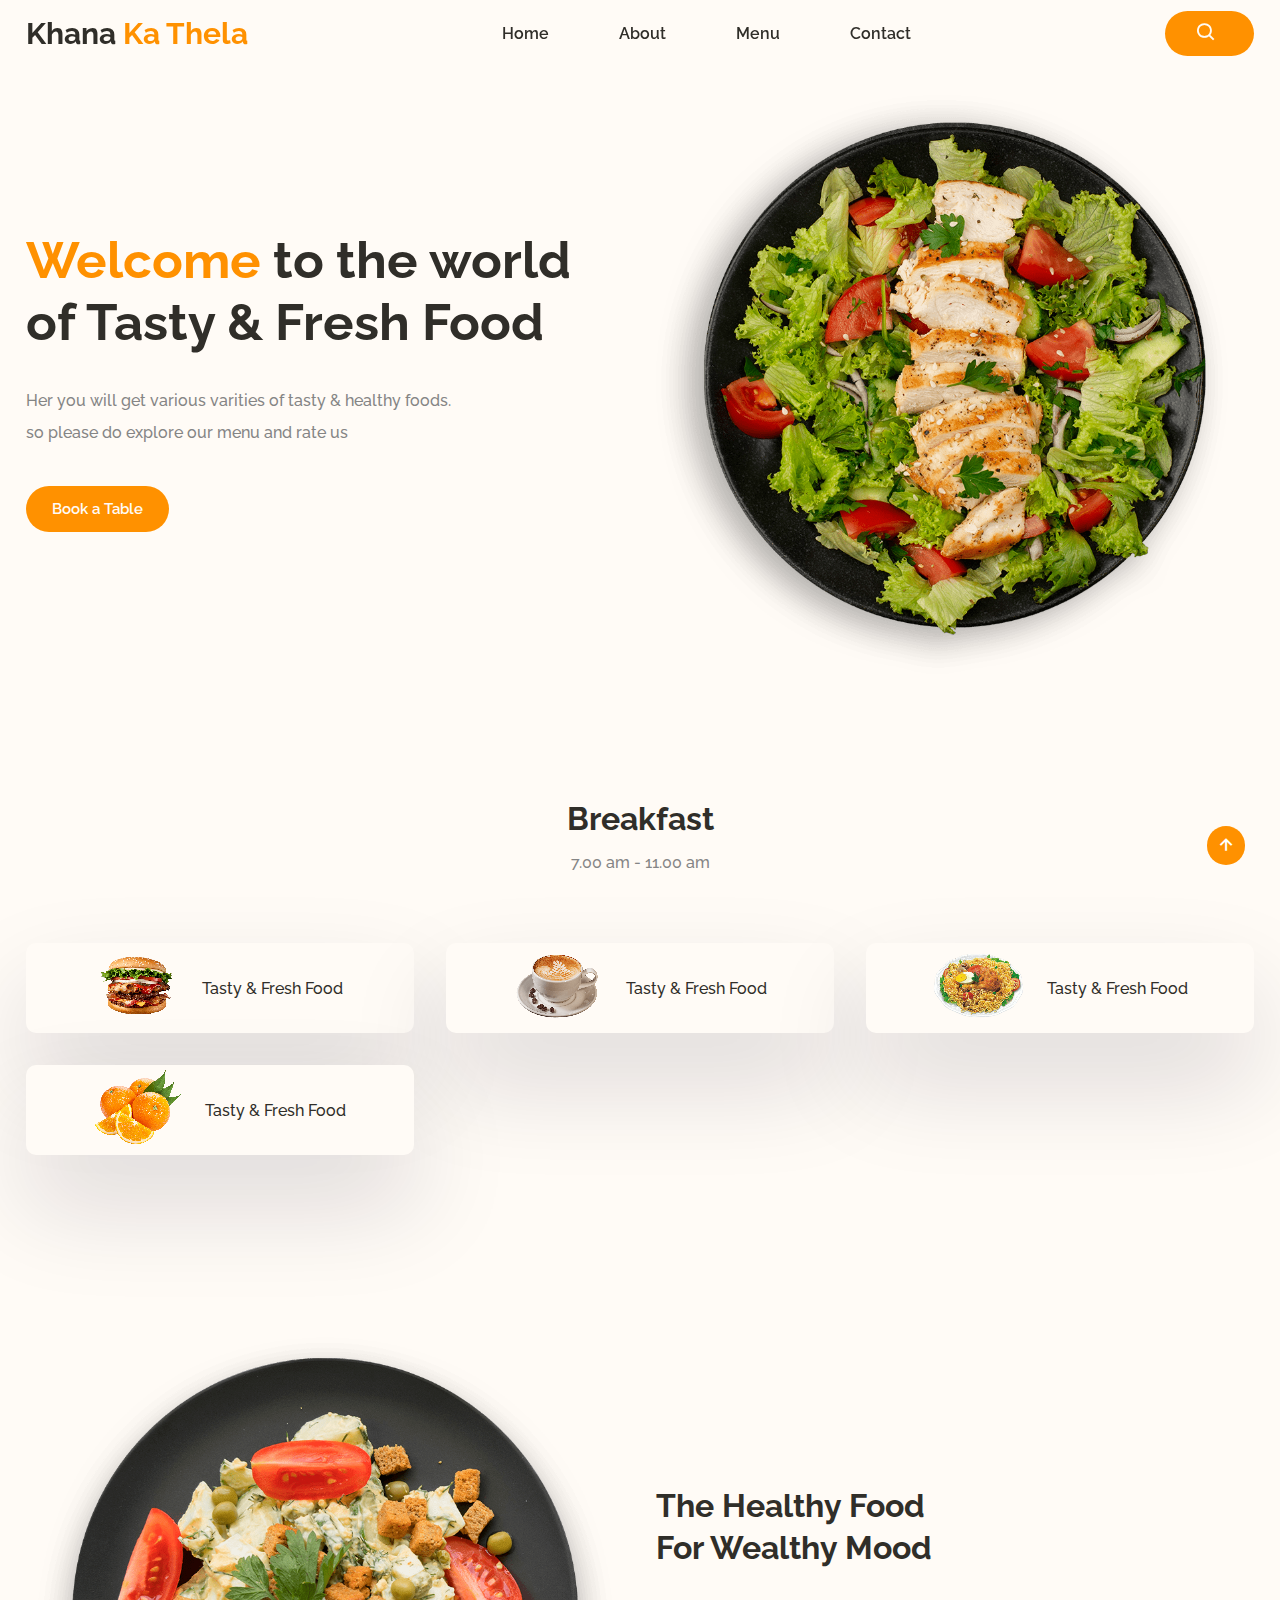
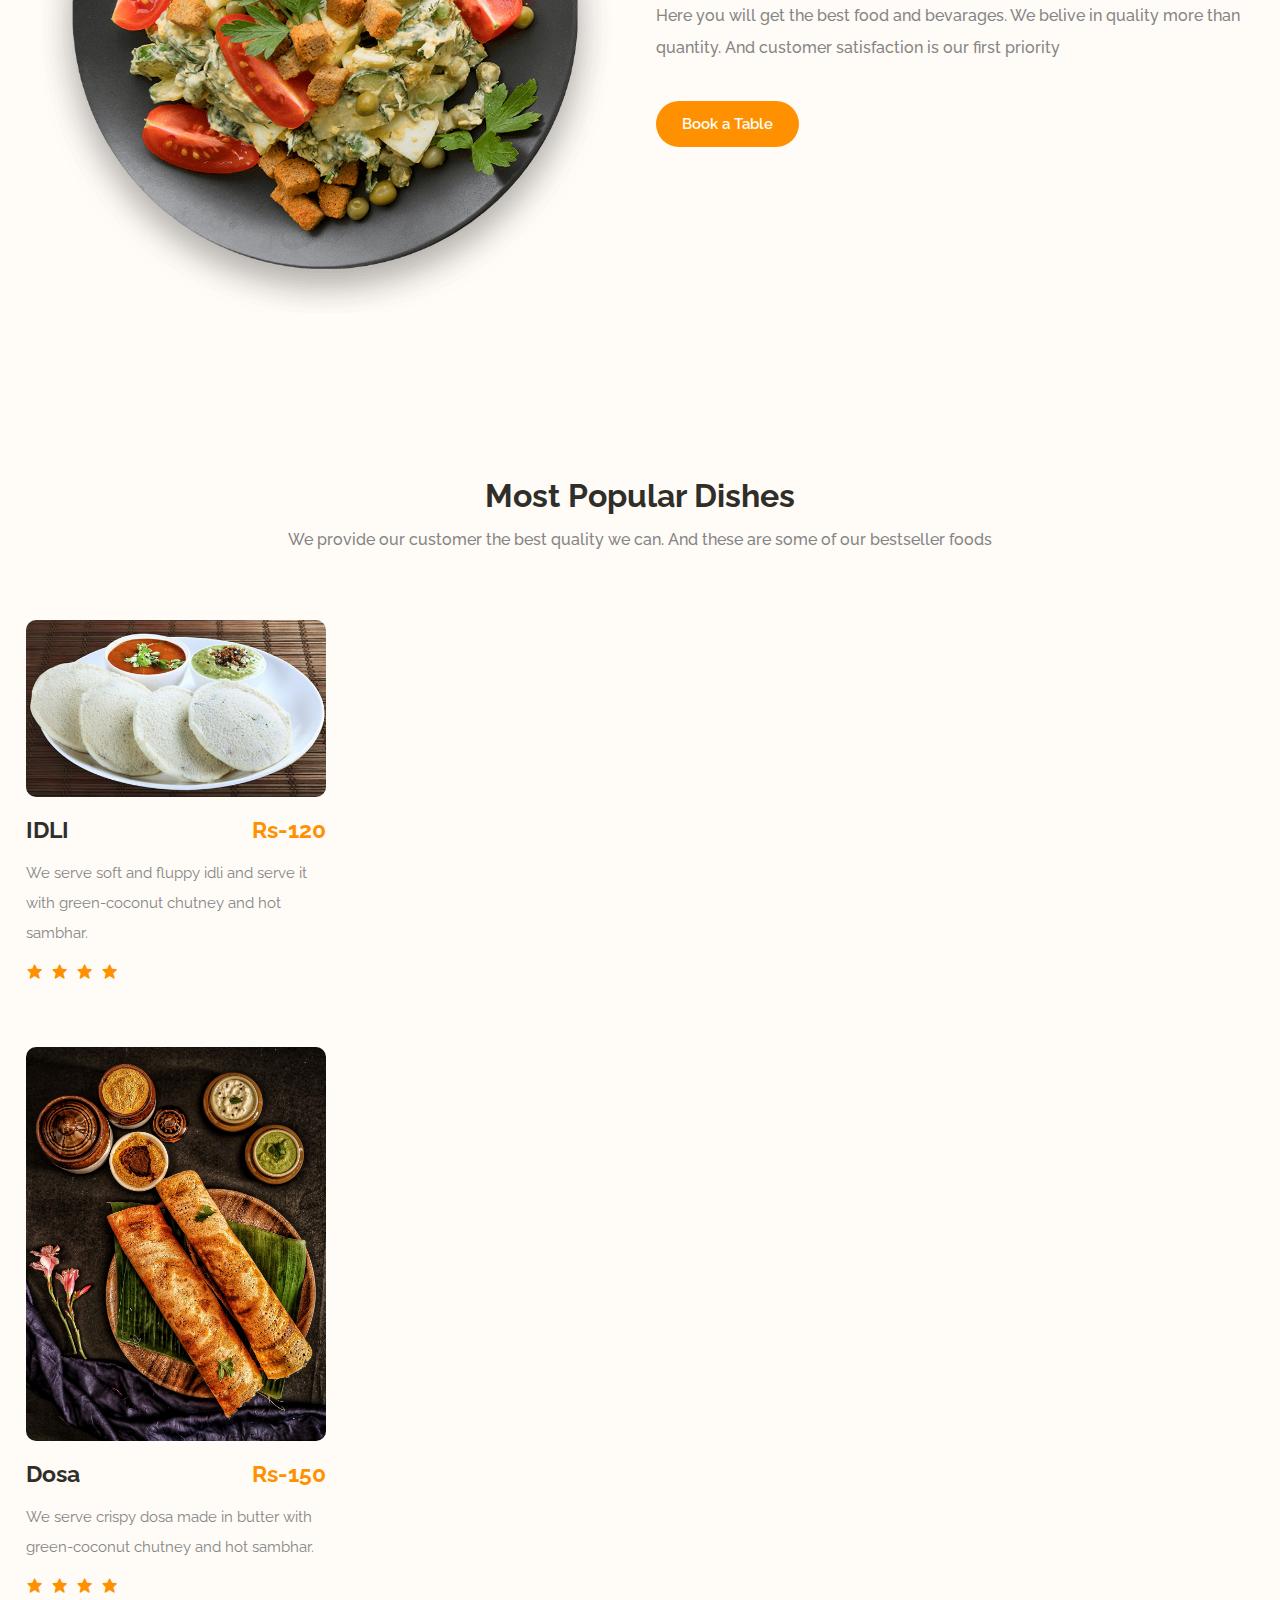
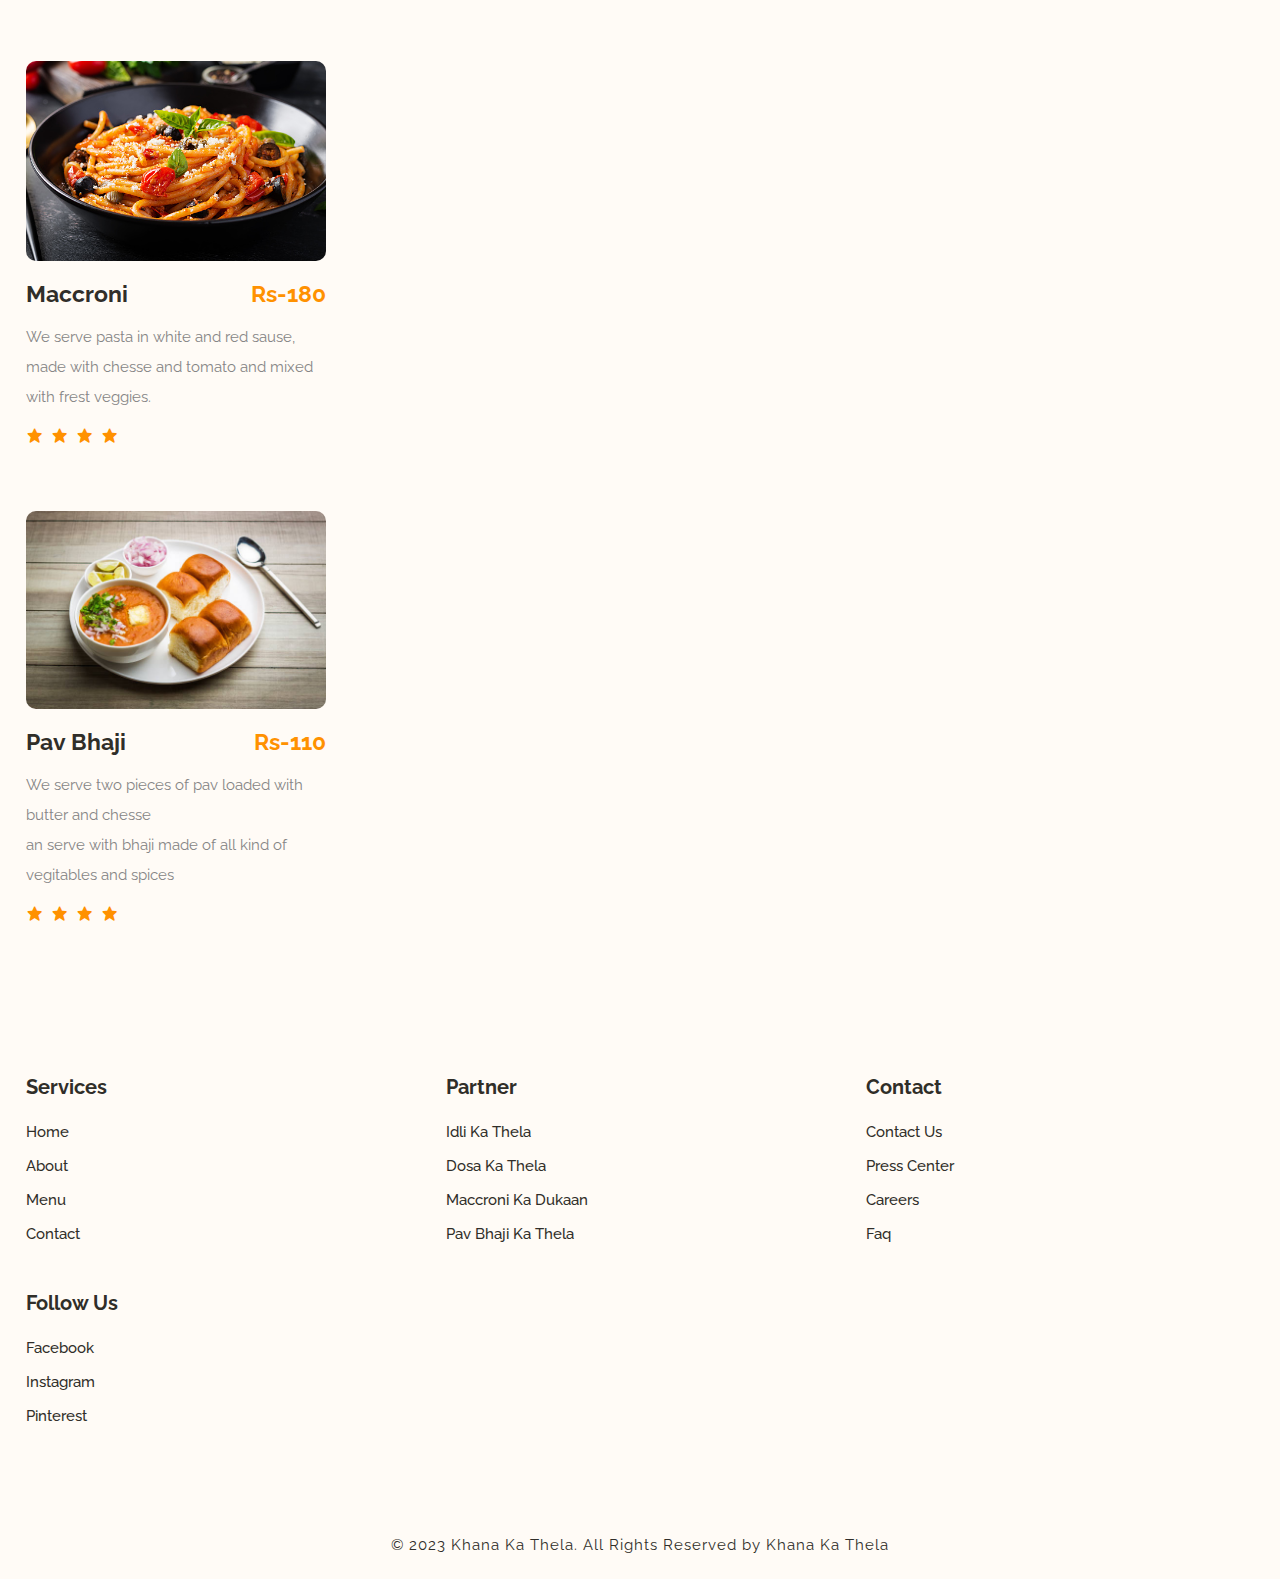
<file: index.html>
<!DOCTYPE html>
<html lang="en">
<head>
    <meta charset="UTF-8">
    <meta http-equiv="X-UA-Compatible" content="IE=edge">
    <meta name="viewport" content="width=device-width, initial-scale=1.0">
    <title>Khana Ka Thela</title>
    <link rel="stylesheet" type="text/css" href="style.css">

    <link rel="stylesheet"
    href="https://unpkg.com/boxicons@latest/css/boxicons.min.css">

    <link rel="preconnect" href="https://fonts.googleapis.com">
    <link rel="preconnect" href="https://fonts.gstatic.com" crossorigin>
    <link href="https://fonts.googleapis.com/css2?family=Raleway:wght@100;200;300;400;500;600;700;800;900&display=swap" rel="stylesheet">

</head>
<body>

    <!---header section--->
    <header>
        <a href="#" class="logo">Khana<span> Ka Thela</span></a>

        <ul class="navbar">
            <li><a href="#home">Home</a></li>
            <li><a href="#about">About</a></li>
            <li><a href="#menu">Menu</a></li>
            <li><a href="#contact">Contact</a></li>
        </ul>

        <div class="h-icons">
            <a href="#"><i class='bx bx-search' ></i></a>
            <div class="bx bx-menu" id="menu-icon"></div>
        </div>
    </header>

    <!---home section--->

    <section class="home" id="home">
        <div class="home-text">
            <h1><span>Welcome</span> to the world of Tasty & Fresh Food</h1>
            <p>Her you will get various varities of tasty & healthy foods. <br> so please do explore our menu and rate us</p>
            <a href="index3.html" class="btn">Book a Table</a>
        </div>

        <div class="home-img">
            <img src="img/home.png">
        </div>
    </section>

    <!--container section-->

    <section class="container">
		<div class="main-text">
			<h2>Breakfast</h2>
			<p>7.00 am - 11.00 am</p>
		</div>

		<div class="container-box">
			<div class="c-mainbx">
				<div class="container-img">
					<img src="img/b1.png">
				</div>
				<div class="container-text">
					<p>Tasty & Fresh Food</p>
				</div>
			</div>

			<div class="c-mainbx">
				<div class="container-img">
					<img src="img/b2.png">
				</div>
				<div class="container-text">
					<p>Tasty & Fresh Food</p>
				</div>
			</div>

			<div class="c-mainbx">
				<div class="container-img">
					<img src="img/b3.png">
				</div>
				<div class="container-text">
					<p>Tasty & Fresh Food</p>
				</div>
			</div>

			<div class="c-mainbx">
				<div class="container-img">
					<img src="img/b4.png">
				</div>
				<div class="container-text">
					<p>Tasty & Fresh Food</p>
				</div>
			</div>

		</div>
	</section>

    <!---about section--->
    <section class="about" id="about">
        <div class="about-img">
            <img src="img/about.png">
        </div>

        <div class="about-text">
            <h2>The Healthy Food <br> For Wealthy Mood</h2>
            <p>Here you will get the best food and bevarages. We belive in quality more than quantity. And customer satisfaction is our first priority</p>
            <a href="index3.html" class="btn">Book a Table</a>
        </div>
    </section>

    <!---menu section--->

    <section class="menu" id="menu">
        <div class="main-text">
            <h2>Most Popular Dishes</h2>
            <p>We provide our customer the best quality we can. And these are some of our bestseller foods</p>
        </div>

        <div class="menu-content">
            <div class="row">
                <img src="img/idli.jpg">
                <div class="menu-text">
                    <div class="menu-left">
                        <h4>IDLI</h4>
                    </div>
                    <div class="menu-right">
                        <h5>Rs-120</h5>
                    </div>
                </div>
                <p>We serve soft and fluppy idli and serve it with green-coconut chutney and hot sambhar.</p>
                <div class="star">
                    <a href="#"><i class='bx bxs-star' ></i></a>
                    <a href="#"><i class='bx bxs-star' ></i></a>
                    <a href="#"><i class='bx bxs-star' ></i></a>
                    <a href="#"><i class='bx bxs-star' ></i></a>
                </div>
            </div>
        </div>

        <div class="menu-content">
            <div class="row">
                <img src="img/dosa.jpg">
                <div class="menu-text">
                    <div class="menu-left">
                        <h4>Dosa</h4>
                    </div>
                    <div class="menu-right">
                        <h5>Rs-150</h5>
                    </div>
                </div>
                <p>We serve crispy dosa made in butter with green-coconut chutney and hot sambhar.</p>
                <div class="star">
                    <a href="#"><i class='bx bxs-star' ></i></a>
                    <a href="#"><i class='bx bxs-star' ></i></a>
                    <a href="#"><i class='bx bxs-star' ></i></a>
                    <a href="#"><i class='bx bxs-star' ></i></a>
                </div>
            </div>
        </div>

        <div class="menu-content">
            <div class="row">
                <img src="img/pasta.jpg">
                <div class="menu-text">
                    <div class="menu-left">
                        <h4>Maccroni</h4>
                    </div>
                    <div class="menu-right">
                        <h5>Rs-180</h5>
                    </div>
                </div>
                <p>We serve pasta in white and red sause, made with chesse and tomato and mixed with frest veggies.</p>
                <div class="star">
                    <a href="#"><i class='bx bxs-star' ></i></a>
                    <a href="#"><i class='bx bxs-star' ></i></a>
                    <a href="#"><i class='bx bxs-star' ></i></a>
                    <a href="#"><i class='bx bxs-star' ></i></a>
                </div>
            </div>
        </div>

        <div class="menu-content">
            <div class="row">
                <img src="img/pb.jpg">
                <div class="menu-text">
                    <div class="menu-left">
                        <h4>Pav Bhaji</h4>
                    </div>
                    <div class="menu-right">
                        <h5>Rs-110</h5>
                    </div>
                </div>
                <p>We serve two pieces of pav loaded with butter and chesse <br> an serve with bhaji made of all kind of vegitables and spices</p>
                <div class="star">
                    <a href="#"><i class='bx bxs-star' ></i></a>
                    <a href="#"><i class='bx bxs-star' ></i></a>
                    <a href="#"><i class='bx bxs-star' ></i></a>
                    <a href="#"><i class='bx bxs-star' ></i></a>
                </div>
            </div>
        </div>
    </div>
</section>

<!---contact section--->
<section class="contact" id="contact">
    <div class="main-contact">
        <div class="contact-content">
            <h4>Services</h4>
            <li><a href="#home">Home</a></li>
          <li><a href="#about">About</a></li>
          <li><a href="#menu">Menu</a></li>
          <li><a href="#contact">Contact</a></li>
        </div>

        <div class="contact-content">
            <h4>Partner</h4>
            <li><a href="#home">Idli Ka Thela</a></li>
          <li><a href="#about">Dosa Ka Thela</a></li>
          <li><a href="#menu">Maccroni Ka Dukaan</a></li>
          <li><a href="#contact">Pav Bhaji Ka Thela</a></li>
        </div>

        <div class="contact-content">
            <h4>Contact</h4>
            <li><a href="index2.html">Contact Us</a></li>
          <li><a href="#about">Press Center</a></li>
          <li><a href="#menu">Careers</a></li>
          <li><a href="#contact">Faq</a></li>
        </div>

        <div class="contact-content">
            <h4>Follow Us</h4>
            <li><a href="#home">Facebook</a></li>
          <li><a href="#about">Instagram</a></li>
          <li><a href="#menu">Pinterest</a></li>
        </div>

    </div>
</section>

<div class="last-text">
    <p>© 2023 Khana Ka Thela. All Rights Reserved by Khana Ka Thela</p>
</div>

<!---scroll top--->
<a href="#home" class="scroll-top">
    <i class='bx bx-up-arrow-alt' ></i>
</a>
    </section>
    <!---custom js link-->
    <script type="text/javascript" src="script.js"></script>
</body>
</html>
</file>
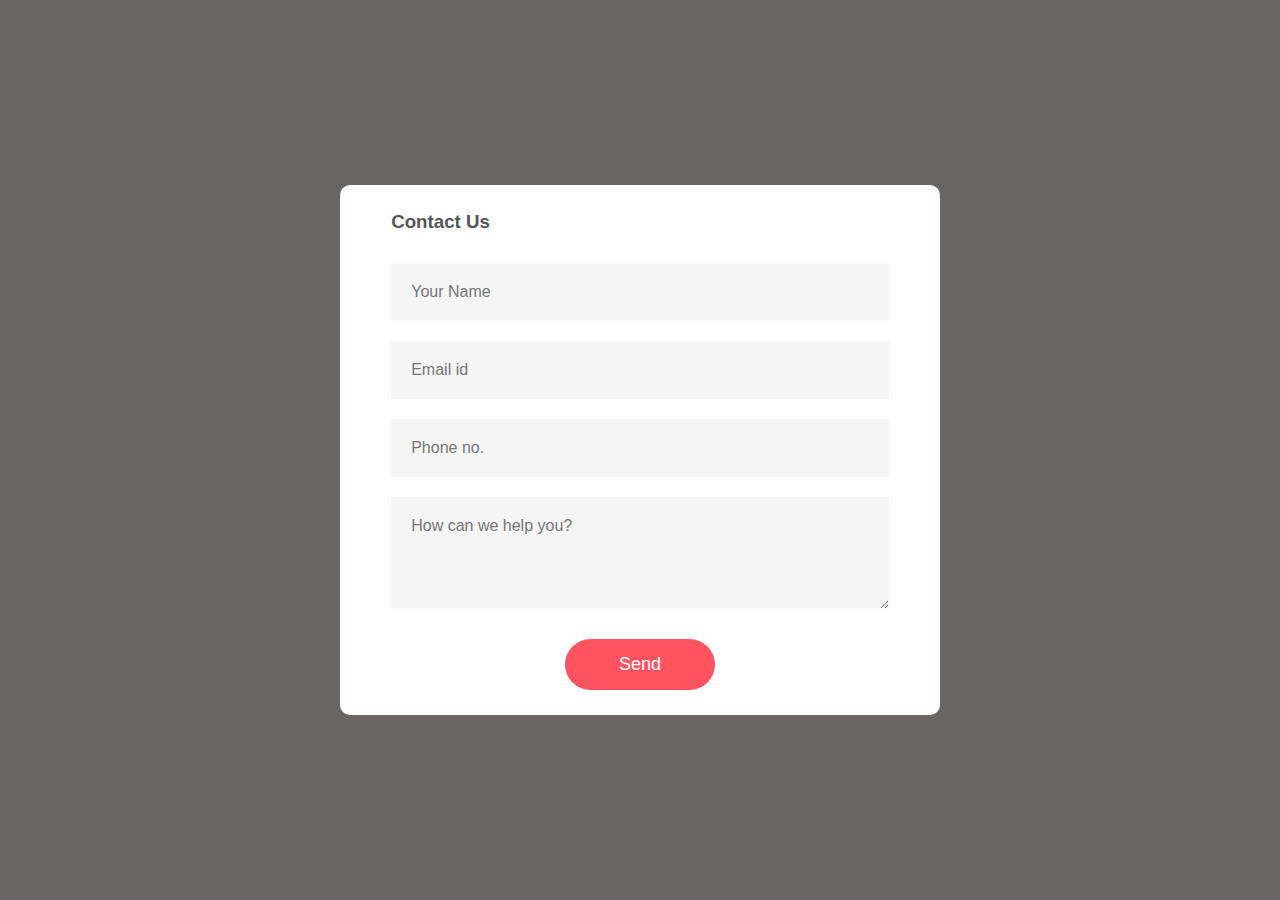
<file: index2.html>
<!DOCTYPE html>
<html lang="en">
<head>
    <meta charset="UTF-8">
    <meta http-equiv="X-UA-Compatible" content="IE=edge">
    <meta name="viewport" content="width=device-width, initial-scale=1.0">
    <link rel="stylesheet" href="ct.css">
    <title>Contact Us</title>
</head>
<body>
    <div class="container">
        <form onsubmit="sendEmail(); reset(); return false">
            <h3>Contact Us</h3>
            <input type="text" id="name" placeholder="Your Name" required>
            <input type="text" id="email" placeholder="Email id" required>
            <input type="text" id="phone" placeholder="Phone no." required>
            <textarea id="message" rows="4" placeholder="How can we help you?"></textarea>
            <button type="submit">Send</button>
        </form>
    </div>
</body>
</html>
</file>
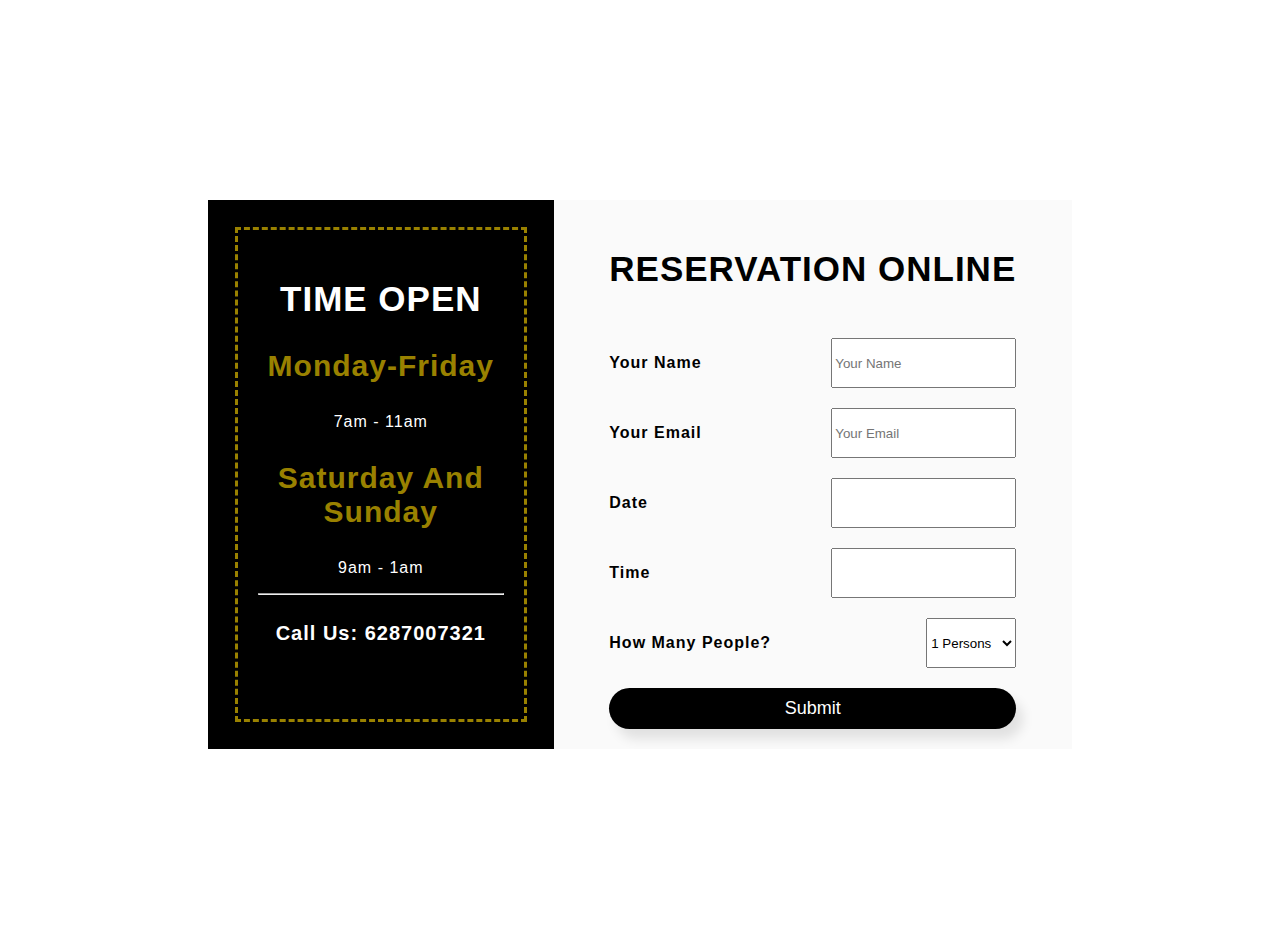
<file: index3.html>
<!DOCTYPE html>
<html lang="en">
<head>
    <meta charset="UTF-8">
    <meta http-equiv="X-UA-Compatible" content="IE=edge">
    <meta name="viewport" content="width=device-width, initial-scale=1.0">
    <link rel="stylesheet" href="rs.css">
    <title>Reservation Table</title>
</head>
<body>
    <div class="container">
        <div class="container-time">
            <h2 class="heading">Time Open</h2>
            <h3 class="heading-days">Monday-Friday</h3>
            <p>7am - 11am</p>

            <h3 class="heading-days">Saturday And Sunday</h3>
            <p>9am - 1am</p>

            <hr>

            <h4 class="heading-phone">Call Us: 6287007321</h4>
        </div>

        <div class="container-form">
            <form action="#">
                <h2 class="heading heading-yellow">Reservation Online</h2>

                <div class="form-field">
                    <p>Your Name</p>
                    <input type="text" placeholder="Your Name">
               </div>
                <div class="form-field">
                    <p>Your Email</p>
                    <input type="text" placeholder="Your Email">
               </div>
                <div class="form-field">
                    <p>Date</p>
                    <input type="text">
               </div>
                <div class="form-field">
                    <p>Time</p>
                    <input type="text">
               </div>
                <div class="form-field">
                    <p>How Many People?</p>
                    <select name="select" id="#">
                        <option value="1">1 Persons</option>
                        <option value="2">2 Persons</option>
                        <option value="3">3 Persons</option>
                        <option value="4">4 Persons</option>
                        <option value="5">5 Persons</option>
                        <option value="5+">5+ Persons</option>
                    </select>
               </div>

               <button class="btn" onclick="openPopup()">Submit</button>
               <div class="popup" id="popup">
                <img src="img/404-tick.png">
                <h2>Thank You!</h2>
                <p>Your details has been successfully submitted. Thanks!</p>
                <button type="button" onclick="closePopup()">OK</button>
            </div>
            </form>
        </div>
    </div>

    <script>
        let popup = document.getElementById("popup");

        function openPopup(){
            popup.classList.add("open-popup");
        }
        function closePopup(){
            popup.classList.remove("open-popup");
        }
    </script>

</body>
</html>
</file>
<file: style.css>
*{
	padding: 0;
	margin: 0;
	box-sizing: border-box;
	font-family: 'Raleway', sans-serif;
	text-decoration: none;
	list-style: none;
	scroll-behavior: smooth;
}
:root{
	--text-color: #302e29;
	--main-color: #ff9100;
	--second-color: #858585;
	--bg-color: #fffbf6;
	--big-font: 4.5rem;
	--h2-font: 2.6rem;
	--p-font: 1.1rem;
}
body{
	background: var(--bg-color);
	color: var(--text-color);
}
header{
	position: fixed;
	width: 100%;
	top: 0;
	right: 0;
	z-index: 1000;
	display: flex;
	align-items: center;
	justify-content: space-between;
	background: transparent;
	padding: 23px 15%;
	transition: all .38s ease;
}
.logo{
	font-size: 30px;
	font-weight: 700;
	color: var(--text-color);
}
span{
	color: var(--main-color);
}
.navbar{
	display: flex;
}
.navbar a{
	color: var(--text-color);
	font-size: var(--p-font);
	font-weight: 600;
	padding: 5px 10px;
	margin: 2px 25px;
	border-bottom: 2px solid transparent;
	transition: all .38s ease;
}
.navbar a:hover{
	border-bottom: 2px solid var(--main-color);
	color: var(--main-color);
}
.h-icons{
	display: flex;
	align-items: center;
	padding: 10px 22px;
	background: var(--main-color);
	border-radius: 5rem;
}
.h-icons i{
	font-size: 22px;
	color: var(--bg-color);
	margin-right: 15px;
	margin-left: 8px;
}
#menu-icon{
	font-size: 32px;
	color: var(--bg-color);
	z-index: 10001;
	cursor: pointer;
	display: none;
}

section{
	padding: 90px 15% 80px;
}
.home{
	height: 88vh;
	width: 100%;
	position: relative;
	display: grid;
	grid-template-columns: repeat(2, 1fr);
	align-items: center;
	gap: 2rem;
}
.home-img img{
	width: 100%;
	height: auto;
}
.home-text h1{
	font-size: var(--big-font);
	line-height: 1.2;
	margin-bottom: 2rem;
}
.home-text p{
	font-size: var(--p-font);
	font-weight: 500;
	color: var(--second-color);
	line-height: 32px;
	margin-bottom: 2.3rem;
}
.btn{
	display: inline-block;
	padding: 14px 26px;
	background: var(--main-color);
	color: var(--bg-color);
	font-size: 15px;
	font-weight: 600;
	border-radius: 5rem;
	transition: all .38s ease;
}
.btn:hover{
	letter-spacing: 1px;
}

header.sticky{
	padding: 10px 15%;
	background: var(--bg-color);
	box-shadow: 0px 4px 15px rgb(0 0 0 / 8%);
}
.main-text h2{
	font-size: var(--h2-font);
	margin-bottom: 10px;
}
.main-text p{
	font-size: var(--p-font);
	font-weight: 500;
	color: var(--second-color);
	line-height: 32px;
}
.container-box{
	display: grid;
	grid-template-columns: repeat(auto-fit, minmax(300px, auto));
	gap: 2rem;
	align-items: center;
	margin-top: 4rem;
}
.c-mainbx{
	display: flex;
	align-items: center;
	justify-content: center;
	gap: 1.4rem;
	border-radius: 10px;
	height: 90px;
	background: var(--bg-color);
	box-shadow: rgba(17, 12, 46, 0.15) 0px 48px 100px 0px;
	transition: all .38s ease;
}
.container-text p{
	font-size: var(--p-font);
	font-weight: 500;
}
.c-mainbx:hover{
	transform: translateX(10px);
	cursor: pointer;
}

.about{
	display: grid;
	grid-template-columns: repeat(2, 1fr);
	align-items: center;
	gap: 2rem;
}
.about-img img{
	height: auto;
	width: 100%;
}
.about-text h2{
	font-size: var(--h2-font);
	margin-bottom: 2rem;
	line-height: 1.3;
}
.about-text p{
	font-size: var(--p-font);
	color: var(--second-color);
	font-weight: 500;
	line-height: 32px;
	margin-bottom: 2.3rem;
}

.menu-content{
	display: grid;
	grid-template-columns: repeat(50, minmax(300px, auto));
	gap: 2rem;
	align-items: center;
	margin-top: 4rem;
	cursor: pointer;
}
.row img{
	width: 100%;
	height: auto;
	border-radius: 10px;
    align-items: center;
}
.row{
	transition: all .38s ease;
}
.menu-text{
	display: flex;
	align-items: center;
	justify-content: space-between;
	padding: 15px 0;
}
.menu-left h4{
	font-size: 23px;
}
.menu-right h5{
	color: var(--main-color);
	font-size: 23px;
}
.row p{
	color: var(--second-color);
	font-size: 15px;
	line-height: 30px;
	margin-bottom: 15px;
}
.star i{
	color: var(--main-color);
	font-size: 17px;
	margin-right: 4px;
}
.row:hover{
	transform: scale(1.02);
}

.contact{
	padding: 50px 15% 40px;
}
.main-contact{
	display: grid;
	grid-template-columns: repeat(auto-fit, minmax(300px, auto));
	gap: 2rem;
}
.contact-content h4{
	font-size: 20px;
	color: var(--text-color);
	margin-bottom: 1.5rem;
}
.contact-content li{
	margin-bottom: 16px;
}
.contact-content li a{
	display: block;
	color: var(--text-color);
	font-size: 15px;
	font-weight: 500;
	transition: all .38s ease;
}
.contact-content li a:hover{
	transform: translateX(10px);
	color: var(--main-color);
}
.last-text p{
	text-align: center;
	padding: 25px;
	color: var(--text-color);
	font-size: 15px;
	letter-spacing: 1px;
}

.scroll-top{
	position: fixed;
	bottom: 2.2rem;
	right: 2.2rem;
}
.scroll-top i{
	padding: 8px;
	font-size: 1.4rem;
	color: #fff;
	background: var(--main-color);
	border-radius: 5rem;
}


@media (max-width: 1690px){
	section{
		padding: 70px 2%;
		transition: .2s;
	}
	header{
		padding: 11px 2%;
		transition: .2s;
	}
	header.sticky{
		padding: 8px 2%;
		transition: .2s;
	}
	.contact{
		padding: 70px 2%;
		transition: .2s;
	}

}

@media (max-width: 1290px){
	section{
		padding: 80px 2%;
		transition: .2s;
	}
	:root{
		--big-font: 3.2rem;
	  --h2-font: 2rem;
	  --p-font: 1rem;
	  transition: .2s;
	}
	.home{
		height: 80vh;
	}
	.main-text{
		text-align: center;
	}
}

@media (max-width: 880px){
	#menu-icon{
		display: block;
	}
	.navbar{
		position: absolute;
		top: 100%;
		right: -100%;
		width: 250px;
		height: 110vh;
		background: #fff;
		display: flex;
		flex-direction: column;
		align-items: center;
		padding: 180px 40px;
		transition: all .38s ease;
	}
	.navbar a{
		display: block;
		margin: 1.3rem 0;
	}
	.navbar.open{
		right: 0;
	}
}

@media (max-width: 820px){
	:root{
		--big-font: 3rem;
	  --h2-font: 1.8rem;
	  transition: .2s;
	}
	.home{
		grid-template-columns: 1fr;
		height: 114vh;
	}
	.home-img{
		text-align: center;
	}
	.home-img img{
		height: auto;
		max-width: 590px;
		width: 100%;
	}
	.home-text{
		padding-top: 50px;
	}
	.about{
		grid-template-columns: 1fr;
	}
	.about-img{
		text-align: center;
	}
	.about-img img{
		height: auto;
		max-width: 590px;
		width: 100%;
	}
}
</file>
<file: ct.css>
*{
    margin: 0;
    padding: 0;
    box-sizing: border-box;
    font-family: 'poppins', sans-serif;
}

.container{
    width: 100%;
    height: 100vh;
    background: rgb(107, 100, 100);
    display: flex;
    align-items: center;
    justify-content: center;
}

form{
    background: #fff;
    display: flex;
    flex-direction: column;
    padding: 2vw 4vw;
    width: 90%;
    max-width: 600px;
    border-radius: 10px;
}
form h3{
    color: #555;
    font-weight: 800;
    margin-bottom: 20px;
}

form input, form textarea{
    border: 0;
    margin: 10px 0;
    padding: 20px;
    outline: none;
    background: #f5f5f5;
    font-size: 16px;
}
form button{
    padding: 15px;
    background: #ff5361;
    color: #fff;
    font-size: 18px;
    border: 0;
    outline: none;
    cursor: pointer;
    width: 150px;
    margin: 20px auto 0;
    border-radius: 30px;
}
</file>
<file: rs.css>
body{
    font-family: 'Raleway', sans-serif;
    font-weight: 400;
    color: #fff;
    letter-spacing: 1px;
}

.container{
    background-color: #fafafa;
    margin: 200px;
    box-shadow: rgba(2, 2, 3, .3);
    display: grid;
    grid-template-columns: 40% 60%;
}

.container-time{
    background-color: black;
    padding: 50px;
    outline: 3px dashed #998100;
    outline-offset: -30px;
    text-align: center;
}
.heading{
    font-size: 35px;
    text-transform: uppercase;
}
.heading-days{
    color: #998100;
    font-size: 30px;
}
.heading-phone{
    font-size: 20px;
}
.container-form{
    padding: 20px 0;
    margin: 0 auto;
    color: #000;
}
form{
    display: grid;
    grid-row-gap: 20px;
}
form p{
    font-weight: 600;
}
.form-field{
    display: flex;
    justify-content: space-between;
}

input,select{
    pad: 10px 15px;
}
.btn {
    background-color: #000;
    color: #fff;
    padding: 10px 20px;
    border: none;
    font-size: 18px;
    border-radius: 100px;
    -webkit-border-radius: 100px;
    -moz-border-radius: 100px;
    -o-border-radius: 100px;
    box-shadow: 7px 10px 12px rgba(0, 0, 0, .1);
    cursor: pointer;
    transition: all .3s;
    -webkit-transition: all .3s;
    -moz-transition: all .3s;
    -o-transition: all .3s;
}
.btn:hover{
    transform: scale(1.03);
    -webkit-transform: scale(1.03);
    -moz-transform: scale(1.03);
    -o-transform: scale(1.03);
    box-shadow: 10px 12px 15px rgba(0, 0, 0, .3);
}
.popup{
    width: 400px;
    background: #fff;
    border-radius: 6px;
    position: absolute;
    top: 0;
    left: 50%;
    transform: translate(-50%,-50%) scale(0.1);
    text-align: center;
    padding: 0 30px 30px;
    color: #333;
    visibility: hidden;
    box-shadow: 0 2px 5px rgba(0, 0, 0, 0.2);
    transition: transform 0.4s, top 0.4s;
}
.open-popup{
    visibility: visible;
    top: 50%;
    transform: translate(-50%,-50%) scale(1);
}

.popup img{
    width: 100px;
    margin-top: -50px;
    border-radius: 50%;
    box-shadow: 0 2px 5px rgba(0, 0, 0, 0.2);
}
.popup h2{
    font-size: 38px;
    font-weight: 500;
    margin: 30px 0 10px;
}
.popup button{
    width: 100%;
    margin-top: 50px;
    padding: 10px 0;
    background: #6fd649;
    color: #fff;
    border: 0;
    outline: none;
    font-size: 18px;
    border-radius: 4px;
    cursor: pointer;
    box-shadow: 0 5px 5px rgba(0, 0, 0, 0.2);
}
</file>
